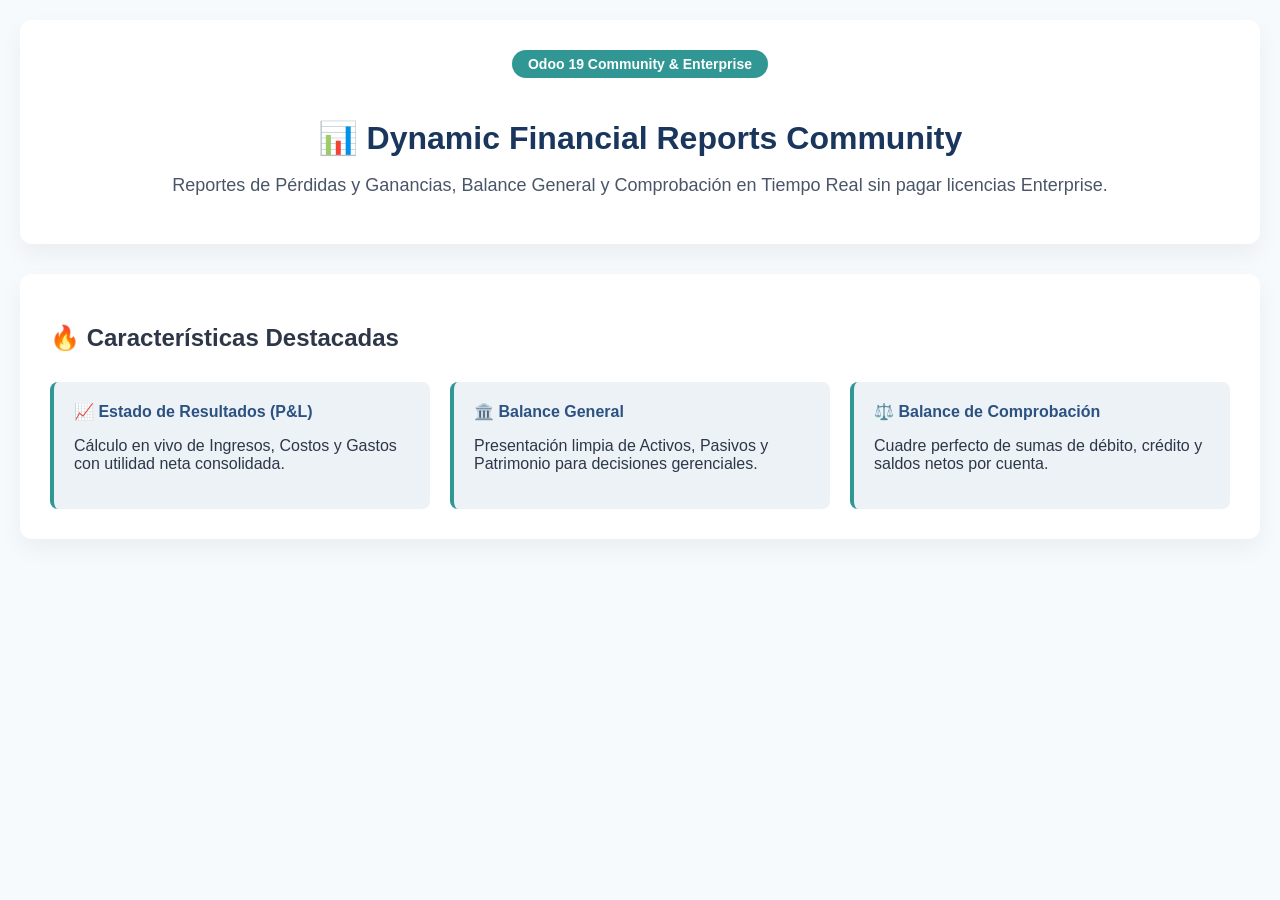
<file: dynamic_financial_reports_community/static/description/index.html>
<!DOCTYPE html>
<html lang="es">
<head>
    <meta charset="utf-8"/>
    <title>Dynamic Financial Reports Community</title>
    <style>
        body { font-family: 'Inter', sans-serif; color: #2D3748; background-color: #F7FAFC; margin: 0; padding: 20px; }
        .card { background: white; border-radius: 12px; padding: 30px; box-shadow: 0 10px 25px rgba(0,0,0,0.05); margin-bottom: 30px; }
        .hero-title { font-size: 32px; font-weight: 800; color: #1A365D; text-align: center; margin-bottom: 10px; }
        .hero-badge { display: inline-block; background: #319795; color: white; padding: 6px 16px; border-radius: 20px; font-weight: 600; font-size: 14px; margin-bottom: 20px; }
        .feature-grid { display: grid; grid-template-columns: repeat(auto-fit, minmax(250px, 1fr)); gap: 20px; margin-top: 30px; }
        .feature-item { background: #EDF2F7; padding: 20px; border-radius: 8px; border-left: 4px solid #319795; }
        .feature-item h4 { margin: 0 0 10px 0; color: #2C5282; }
    </style>
</head>
<body>
    <div class="card" style="text-align: center;">
        <span class="hero-badge">Odoo 19 Community & Enterprise</span>
        <h1 class="hero-title">📊 Dynamic Financial Reports Community</h1>
        <p style="font-size: 18px; color: #4A5568;">Reportes de Pérdidas y Ganancias, Balance General y Comprobación en Tiempo Real sin pagar licencias Enterprise.</p>
    </div>
    
    <div class="card">
        <h2>🔥 Características Destacadas</h2>
        <div class="feature-grid">
            <div class="feature-item">
                <h4>📈 Estado de Resultados (P&L)</h4>
                <p>Cálculo en vivo de Ingresos, Costos y Gastos con utilidad neta consolidada.</p>
            </div>
            <div class="feature-item">
                <h4>🏛️ Balance General</h4>
                <p>Presentación limpia de Activos, Pasivos y Patrimonio para decisiones gerenciales.</p>
            </div>
            <div class="feature-item">
                <h4>⚖️ Balance de Comprobación</h4>
                <p>Cuadre perfecto de sumas de débito, crédito y saldos netos por cuenta.</p>
            </div>
        </div>
    </div>
</body>
</html>
</file>
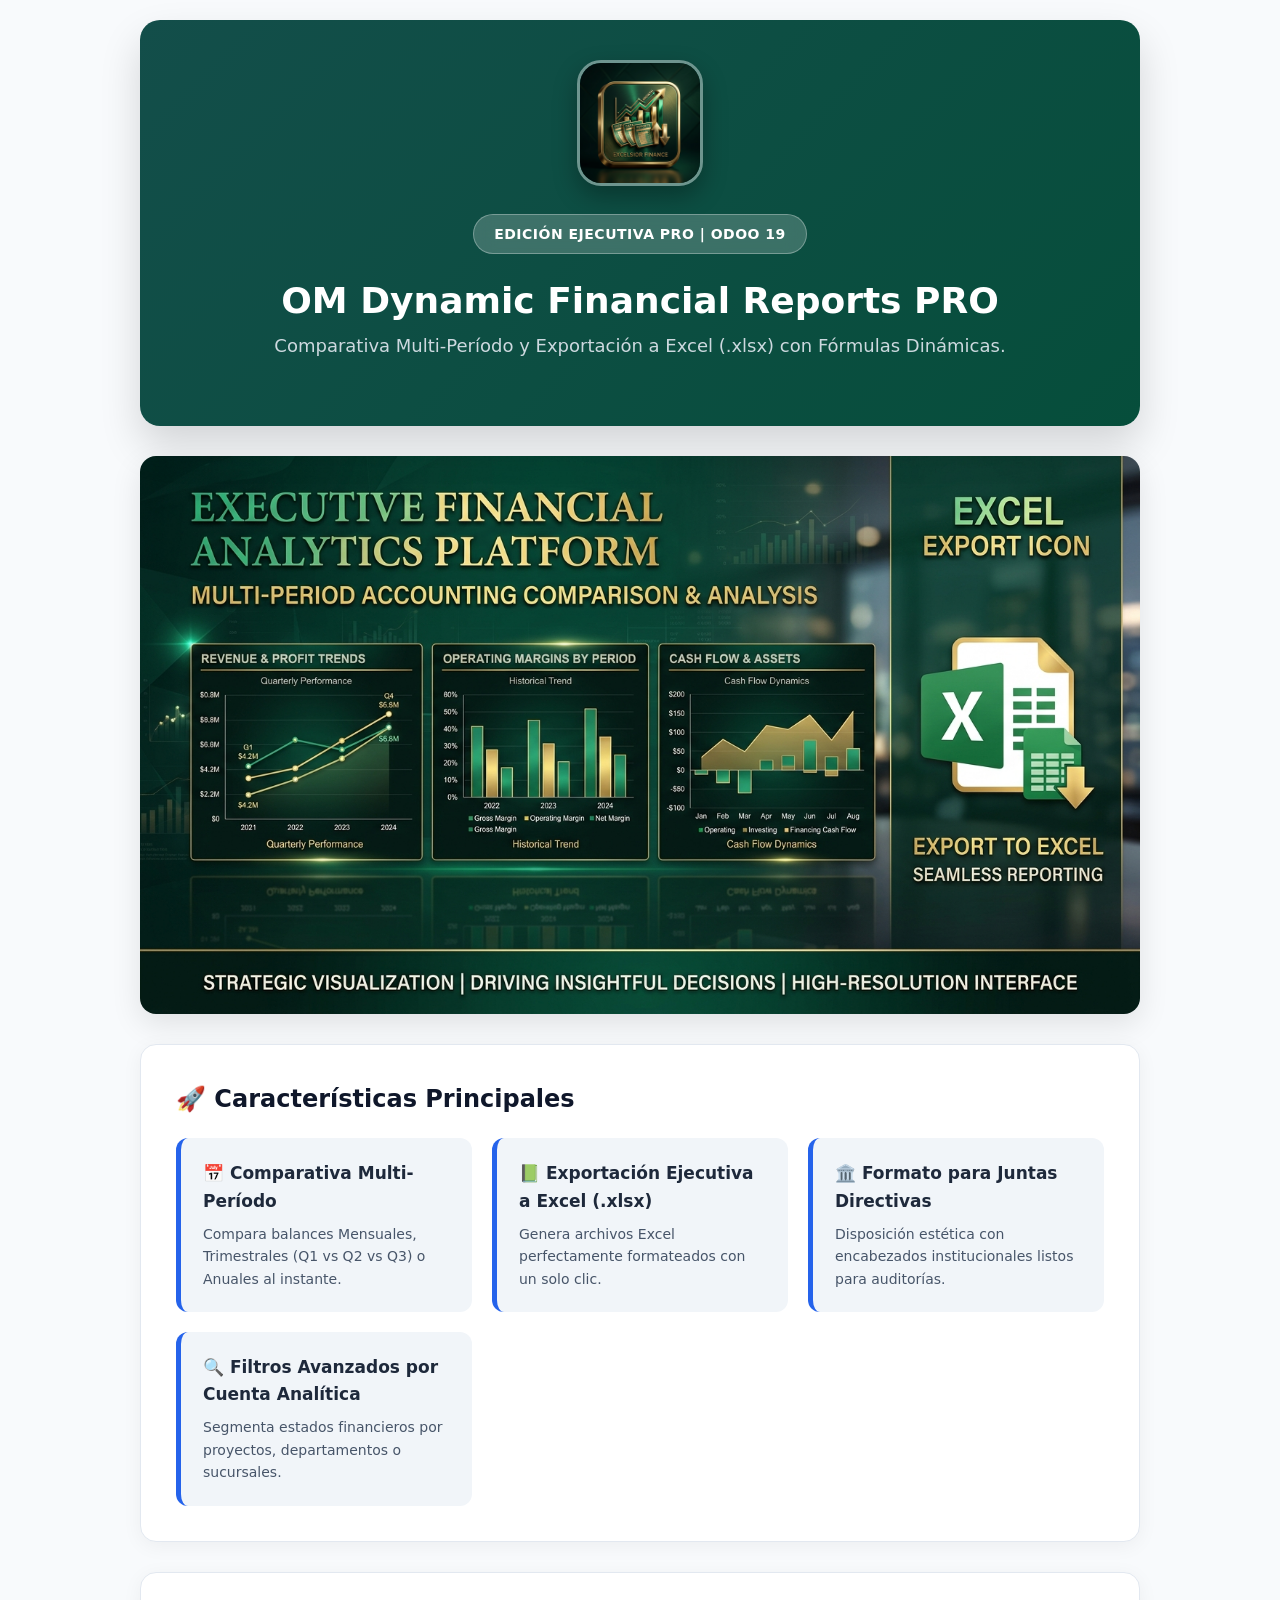
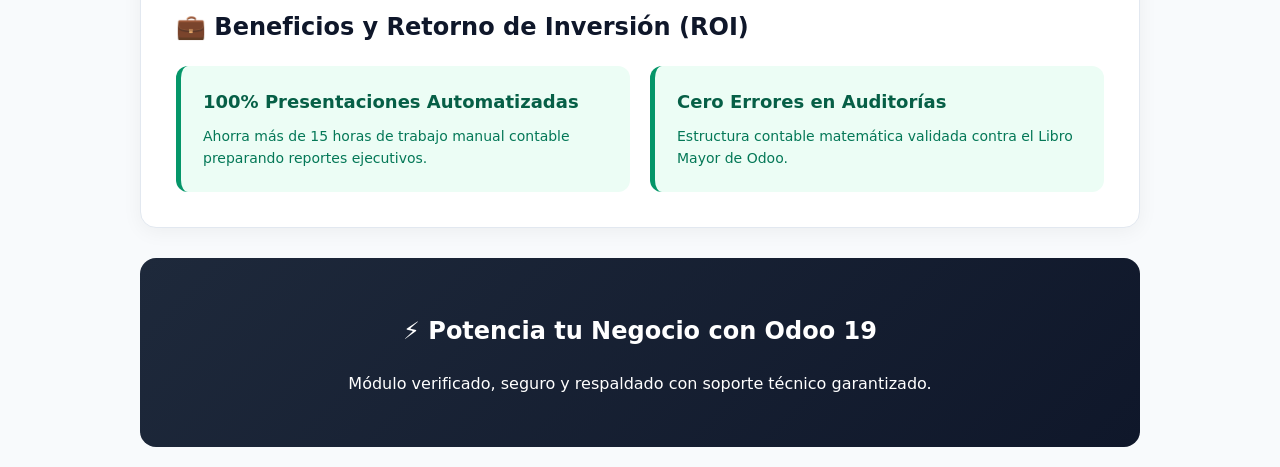
<file: om_dynamic_financial_reports_pro/static/description/index.html>
<!DOCTYPE html>
<html lang="es">
<head>
    <meta charset="utf-8"/>
    <title>OM Dynamic Financial Reports PRO</title>
    <style>
        body {
            font-family: 'Inter', system-ui, -apple-system, BlinkMacSystemFont, 'Segoe UI', Roboto, sans-serif;
            color: #1e293b;
            background-color: #f8fafc;
            margin: 0;
            padding: 0;
            line-height: 1.6;
        }
        .container {
            max-width: 1000px;
            margin: 0 auto;
            padding: 20px;
        }
        .hero-card {
            background: linear-gradient(135deg, #134e4a 0%, #064e3b 100%);
            border-radius: 20px;
            padding: 40px 30px;
            color: white;
            text-align: center;
            box-shadow: 0 20px 40px rgba(0,0,0,0.15);
            margin-bottom: 30px;
            position: relative;
            overflow: hidden;
        }
        .hero-badge {
            display: inline-block;
            background: rgba(255,255,255,0.2);
            backdrop-filter: blur(10px);
            color: #ffffff;
            padding: 8px 20px;
            border-radius: 30px;
            font-weight: 700;
            font-size: 14px;
            letter-spacing: 0.5px;
            text-transform: uppercase;
            margin-bottom: 15px;
            border: 1px solid rgba(255,255,255,0.3);
        }
        .hero-title {
            font-size: 36px;
            font-weight: 900;
            margin: 10px 0;
            line-height: 1.2;
            color: #ffffff;
        }
        .hero-subtitle {
            font-size: 18px;
            opacity: 0.9;
            max-width: 750px;
            margin: 0 auto 25px auto;
            color: #e2e8f0;
        }
        .icon-container {
            margin-bottom: 20px;
        }
        .app-icon {
            width: 120px;
            height: 120px;
            border-radius: 24px;
            box-shadow: 0 10px 25px rgba(0,0,0,0.3);
            border: 3px solid rgba(255,255,255,0.4);
        }
        .banner-img {
            width: 100%;
            border-radius: 16px;
            box-shadow: 0 10px 30px rgba(0,0,0,0.1);
            margin-bottom: 30px;
            display: block;
        }
        .section-card {
            background: #ffffff;
            border-radius: 16px;
            padding: 35px;
            box-shadow: 0 4px 20px rgba(0,0,0,0.05);
            margin-bottom: 30px;
            border: 1px solid #e2e8f0;
        }
        .section-title {
            font-size: 24px;
            font-weight: 800;
            color: #0f172a;
            margin-top: 0;
            margin-bottom: 20px;
            display: flex;
            align-items: center;
            gap: 10px;
        }
        .features-grid {
            display: grid;
            grid-template-columns: repeat(auto-fit, minmax(280px, 1fr));
            gap: 20px;
        }
        .feature-box {
            background: #f1f5f9;
            padding: 22px;
            border-radius: 12px;
            border-left: 5px solid #2563eb;
            transition: transform 0.2s ease;
        }
        .feature-box h4 {
            margin: 0 0 8px 0;
            font-size: 17px;
            color: #1e293b;
            font-weight: 700;
        }
        .feature-box p {
            margin: 0;
            font-size: 14px;
            color: #475569;
        }
        .roi-grid {
            display: grid;
            grid-template-columns: repeat(auto-fit, minmax(280px, 1fr));
            gap: 20px;
        }
        .roi-box {
            background: #ecfdf5;
            padding: 22px;
            border-radius: 12px;
            border-left: 5px solid #059669;
        }
        .roi-box h4 {
            margin: 0 0 8px 0;
            font-size: 18px;
            color: #065f46;
            font-weight: 800;
        }
        .roi-box p {
            margin: 0;
            font-size: 14px;
            color: #047857;
        }
        .cta-box {
            background: linear-gradient(135deg, #1e293b 0%, #0f172a 100%);
            color: white;
            text-align: center;
            padding: 35px;
            border-radius: 16px;
            margin-top: 20px;
        }
        .cta-btn {
            display: inline-block;
            background: #2563eb;
            color: white;
            font-weight: 800;
            font-size: 16px;
            padding: 14px 32px;
            border-radius: 30px;
            text-decoration: none;
            box-shadow: 0 8px 20px rgba(37,99,235,0.4);
            margin-top: 15px;
        }
    </style>
</head>
<body>
    <div class="container">
        <!-- Hero Section -->
        <div class="hero-card">
            <div class="icon-container">
                <img src="icon.png" alt="OM Dynamic Financial Reports PRO Icon" class="app-icon"/>
            </div>
            <span class="hero-badge">Edición Ejecutiva PRO | Odoo 19</span>
            <h1 class="hero-title">OM Dynamic Financial Reports PRO</h1>
            <p class="hero-subtitle">Comparativa Multi-Período y Exportación a Excel (.xlsx) con Fórmulas Dinámicas.</p>
        </div>

        <!-- Banner Visual Principal -->
        <img src="icon_banner.png" alt="OM Dynamic Financial Reports PRO Banner" class="banner-img"/>

        <!-- Features Grid -->
        <div class="section-card">
            <h2 class="section-title">🚀 Características Principales</h2>
            <div class="features-grid">
                
        <div class="feature-box">
            <h4>📅 Comparativa Multi-Período</h4>
            <p>Compara balances Mensuales, Trimestrales (Q1 vs Q2 vs Q3) o Anuales al instante.</p>
        </div>
        

        <div class="feature-box">
            <h4>📗 Exportación Ejecutiva a Excel (.xlsx)</h4>
            <p>Genera archivos Excel perfectamente formateados con un solo clic.</p>
        </div>
        

        <div class="feature-box">
            <h4>🏛️ Formato para Juntas Directivas</h4>
            <p>Disposición estética con encabezados institucionales listos para auditorías.</p>
        </div>
        

        <div class="feature-box">
            <h4>🔍 Filtros Avanzados por Cuenta Analítica</h4>
            <p>Segmenta estados financieros por proyectos, departamentos o sucursales.</p>
        </div>
        
            </div>
        </div>

        <!-- Business ROI & Benefits -->
        <div class="section-card">
            <h2 class="section-title">💼 Beneficios y Retorno de Inversión (ROI)</h2>
            <div class="roi-grid">
                
        <div class="roi-box">
            <h4>100% Presentaciones Automatizadas</h4>
            <p>Ahorra más de 15 horas de trabajo manual contable preparando reportes ejecutivos.</p>
        </div>
        

        <div class="roi-box">
            <h4>Cero Errores en Auditorías</h4>
            <p>Estructura contable matemática validada contra el Libro Mayor de Odoo.</p>
        </div>
        
            </div>
        </div>

        <!-- Call to Action -->
        <div class="cta-box">
            <h2>⚡ Potencia tu Negocio con Odoo 19</h2>
            <p>Módulo verificado, seguro y respaldado con soporte técnico garantizado.</p>
        </div>
    </div>
</body>
</html>
</file>
